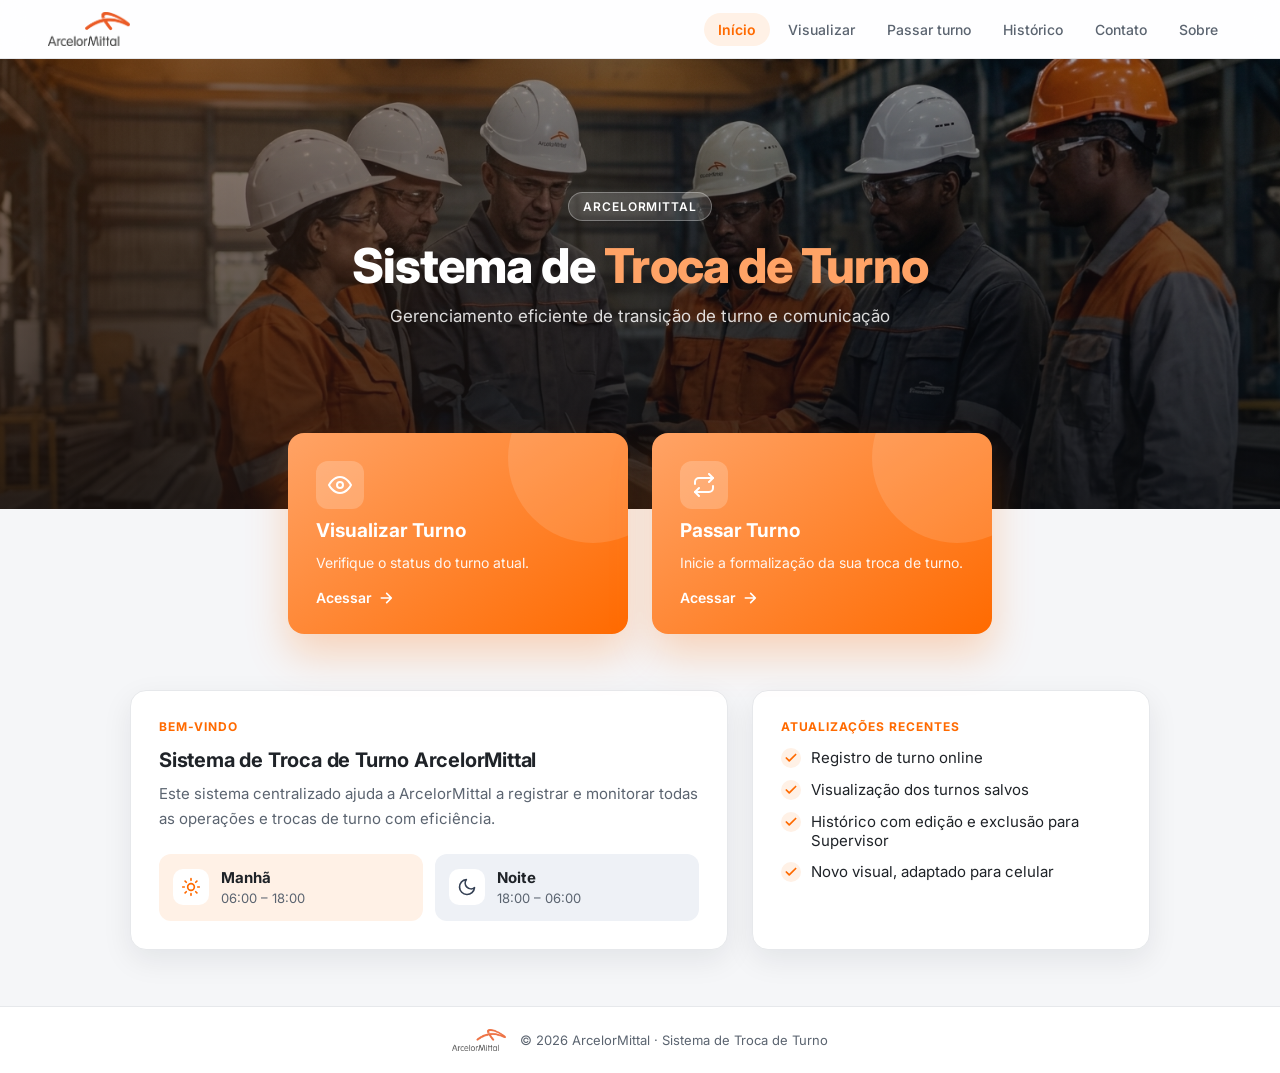
<file: index.html>
<!DOCTYPE html>
<html lang="pt-br">
<head>
  <meta charset="UTF-8">
  <meta name="viewport" content="width=device-width, initial-scale=1.0">
  <title>Sistema de Troca de Turno · ArcelorMittal</title>
  <link rel="icon" href="logo.png">
  <link rel="preconnect" href="https://fonts.googleapis.com">
  <link rel="preconnect" href="https://fonts.gstatic.com" crossorigin>
  <link href="https://fonts.googleapis.com/css2?family=Inter:wght@400;500;600;700;800&display=swap" rel="stylesheet">
  <link rel="stylesheet" href="style.css">
</head>
<body>

<header class="topo">
  <a href="index.html" class="topo-logo"><img src="logo.png" alt="ArcelorMittal"></a>
  <nav class="topo-nav">
    <a href="index.html" class="ativo">Início</a>
    <a href="visualizar.html">Visualizar</a>
    <a href="passar.html">Passar turno</a>
    <button type="button" onclick="abrirLoginHistorico()">Histórico</button>
    <button type="button" onclick="abrirModal('modalContato')">Contato</button>
    <button type="button" onclick="abrirModal('modalSobre')">Sobre</button>
  </nav>
</header>

<main>
  <section class="hero">
    <div class="hero-content">
      <span class="selo">ArcelorMittal</span>
      <h1>Sistema de <span>Troca de Turno</span></h1>
      <p>Gerenciamento eficiente de transição de turno e comunicação</p>
    </div>
  </section>

  <div class="acoes-inicio">
    <a class="card-acao" href="visualizar.html">
      <div class="card-icone">
        <svg viewBox="0 0 24 24" fill="none" stroke="currentColor" stroke-width="2" stroke-linecap="round" stroke-linejoin="round"><path d="M1 12s4-8 11-8 11 8 11 8-4 8-11 8-11-8-11-8z"/><circle cx="12" cy="12" r="3"/></svg>
      </div>
      <h3>Visualizar Turno</h3>
      <p>Verifique o status do turno atual.</p>
      <span class="seta">Acessar
        <svg viewBox="0 0 24 24" fill="none" stroke="currentColor" stroke-width="2.5" stroke-linecap="round" stroke-linejoin="round"><path d="M5 12h14M13 5l7 7-7 7"/></svg>
      </span>
    </a>

    <a class="card-acao" href="passar.html">
      <div class="card-icone">
        <svg viewBox="0 0 24 24" fill="none" stroke="currentColor" stroke-width="2" stroke-linecap="round" stroke-linejoin="round"><path d="M17 1l4 4-4 4"/><path d="M3 11V9a4 4 0 0 1 4-4h14"/><path d="M7 23l-4-4 4-4"/><path d="M21 13v2a4 4 0 0 1-4 4H3"/></svg>
      </div>
      <h3>Passar Turno</h3>
      <p>Inicie a formalização da sua troca de turno.</p>
      <span class="seta">Acessar
        <svg viewBox="0 0 24 24" fill="none" stroke="currentColor" stroke-width="2.5" stroke-linecap="round" stroke-linejoin="round"><path d="M5 12h14M13 5l7 7-7 7"/></svg>
      </span>
    </a>
  </div>

  <div class="conteudo-inicio">
    <section class="painel">
      <div class="sobretitulo">Bem-vindo</div>
      <h2>Sistema de Troca de Turno ArcelorMittal</h2>
      <p>Este sistema centralizado ajuda a ArcelorMittal a registrar e monitorar todas as operações e trocas de turno com eficiência.</p>

      <div class="horarios">
        <div class="horario">
          <svg viewBox="0 0 24 24" fill="none" stroke="currentColor" stroke-width="2" stroke-linecap="round"><circle cx="12" cy="12" r="4"/><path d="M12 2v2M12 20v2M4.93 4.93l1.41 1.41M17.66 17.66l1.41 1.41M2 12h2M20 12h2M4.93 19.07l1.41-1.41M17.66 6.34l1.41-1.41"/></svg>
          <div><strong>Manhã</strong><span>06:00 – 18:00</span></div>
        </div>
        <div class="horario noite">
          <svg viewBox="0 0 24 24" fill="none" stroke="currentColor" stroke-width="2" stroke-linecap="round" stroke-linejoin="round"><path d="M21 12.79A9 9 0 1 1 11.21 3 7 7 0 0 0 21 12.79z"/></svg>
          <div><strong>Noite</strong><span>18:00 – 06:00</span></div>
        </div>
      </div>
    </section>

    <section class="painel">
      <div class="sobretitulo">Atualizações recentes</div>
      <ul class="lista-check">
        <li><svg viewBox="0 0 24 24" fill="none" stroke="currentColor" stroke-width="3" stroke-linecap="round" stroke-linejoin="round"><path d="M20 6L9 17l-5-5"/></svg>Registro de turno online</li>
        <li><svg viewBox="0 0 24 24" fill="none" stroke="currentColor" stroke-width="3" stroke-linecap="round" stroke-linejoin="round"><path d="M20 6L9 17l-5-5"/></svg>Visualização dos turnos salvos</li>
        <li><svg viewBox="0 0 24 24" fill="none" stroke="currentColor" stroke-width="3" stroke-linecap="round" stroke-linejoin="round"><path d="M20 6L9 17l-5-5"/></svg>Histórico com edição e exclusão para Supervisor</li>
        <li><svg viewBox="0 0 24 24" fill="none" stroke="currentColor" stroke-width="3" stroke-linecap="round" stroke-linejoin="round"><path d="M20 6L9 17l-5-5"/></svg>Novo visual, adaptado para celular</li>
      </ul>
    </section>
  </div>
</main>

<footer class="rodape">
  <img src="logo.png" alt="ArcelorMittal">
  <span>© <span data-ano>2026</span> ArcelorMittal · Sistema de Troca de Turno</span>
</footer>

<script src="ui.js"></script>
</body>
</html>
</file>
<file: style.css>
/* =========================================================
   Sistema de Troca de Turno — estilo compartilhado
   ========================================================= */

:root {
  --laranja: #ff6a00;
  --laranja-claro: #ffa366;
  --laranja-escuro: #d95f0e;
  --laranja-suave: #fff1e6;
  --texto: #1f2328;
  --texto-suave: #5b6470;
  --fundo: #f5f6f8;
  --branco: #ffffff;
  --borda: #e6e8eb;
  --verde: #12b76a;
  --verde-suave: #ecfdf3;
  --vermelho: #d92d20;
  --vermelho-suave: #fef3f2;
  --noite: #344054;
  --noite-suave: #eef1f6;
  --raio: 16px;
  --sombra: 0 10px 30px rgba(16, 24, 40, 0.08);
  --sombra-laranja: 0 20px 40px rgba(255, 106, 0, 0.25);
  --gradiente: linear-gradient(145deg, var(--laranja-claro), var(--laranja));
}

* { margin: 0; padding: 0; box-sizing: border-box; }

html { scroll-behavior: smooth; }

body {
  font-family: 'Inter', Arial, sans-serif;
  background: var(--fundo);
  color: var(--texto);
  display: flex;
  flex-direction: column;
  min-height: 100vh;
  -webkit-font-smoothing: antialiased;
}

body.sem-scroll { overflow: hidden; }
main { flex: 1; }
button, input, select, textarea { font: inherit; }
.centro { text-align: center; }

/* ---------- Header ---------- */
.topo {
  position: sticky;
  top: 0;
  z-index: 100;
  display: flex;
  justify-content: space-between;
  align-items: center;
  gap: 12px;
  padding: 12px clamp(16px, 4vw, 48px);
  background: rgba(255, 255, 255, 0.88);
  backdrop-filter: blur(12px);
  -webkit-backdrop-filter: blur(12px);
  border-bottom: 1px solid var(--borda);
}

.topo-logo img { height: 34px; display: block; }

.topo-nav { display: flex; gap: 4px; }

.topo-nav a,
.topo-nav button {
  font-size: 14px;
  font-weight: 500;
  color: var(--texto-suave);
  background: none;
  border: none;
  text-decoration: none;
  padding: 8px 14px;
  border-radius: 999px;
  cursor: pointer;
  white-space: nowrap;
  transition: background 0.2s, color 0.2s;
}

.topo-nav a:hover,
.topo-nav button:hover,
.topo-nav a:focus-visible,
.topo-nav button:focus-visible {
  background: var(--laranja-suave);
  color: var(--laranja);
  outline: none;
}

.topo-nav .ativo { color: var(--laranja); font-weight: 600; background: var(--laranja-suave); }

/* ---------- Hero (início) ---------- */
.hero {
  position: relative;
  background: url('fabrica.png') center 28% / cover no-repeat;
  min-height: 50vh;
  display: flex;
  align-items: center;
  justify-content: center;
  text-align: center;
  color: #fff;
  padding: 70px 20px 120px;
}

.hero::after,
.page-hero::after {
  content: '';
  position: absolute;
  inset: 0;
  background:
    linear-gradient(180deg, rgba(10, 12, 16, 0.35) 0%, rgba(10, 12, 16, 0.78) 100%),
    linear-gradient(90deg, rgba(255, 106, 0, 0.28), transparent 60%);
}

.hero-content,
.page-hero-content {
  position: relative;
  z-index: 1;
  max-width: 780px;
  animation: subir 0.7s ease both;
}

.selo {
  display: inline-block;
  font-size: 12px;
  font-weight: 600;
  letter-spacing: 0.08em;
  text-transform: uppercase;
  padding: 6px 14px;
  border-radius: 999px;
  background: rgba(255, 255, 255, 0.15);
  border: 1px solid rgba(255, 255, 255, 0.3);
  backdrop-filter: blur(6px);
  margin-bottom: 18px;
}

.hero h1 {
  font-size: clamp(28px, 5vw, 48px);
  font-weight: 800;
  line-height: 1.12;
  letter-spacing: -0.02em;
  margin-bottom: 14px;
}

.hero h1 span,
.page-hero h1 span { color: var(--laranja-claro); }

.hero p { font-size: clamp(14px, 1.8vw, 17px); color: rgba(255, 255, 255, 0.85); }

/* ---------- Banner das páginas internas ---------- */
.page-hero {
  position: relative;
  background: url('fabrica.png') center 30% / cover no-repeat;
  color: #fff;
  text-align: center;
  padding: 52px 20px 116px;
  display: flex;
  justify-content: center;
}

.migalha {
  display: inline-flex;
  gap: 8px;
  font-size: 13px;
  color: rgba(255, 255, 255, 0.75);
  margin-bottom: 12px;
}

.migalha a { color: rgba(255, 255, 255, 0.9); text-decoration: none; }
.migalha a:hover { color: #fff; text-decoration: underline; }

.page-hero h1 {
  font-size: clamp(24px, 4vw, 38px);
  font-weight: 800;
  letter-spacing: -0.02em;
  margin-bottom: 8px;
}

.page-hero p { color: rgba(255, 255, 255, 0.85); font-size: 15px; }

.page-body {
  position: relative;
  z-index: 2;
  width: 100%;
  max-width: 1160px;
  margin: -76px auto 0;
  padding: 0 20px 56px;
  display: flex;
  flex-direction: column;
  gap: 24px;
}

.page-body.estreito { max-width: 860px; }

/* ---------- Cards de ação (início) ---------- */
.acoes-inicio {
  position: relative;
  z-index: 2;
  display: grid;
  grid-template-columns: repeat(auto-fit, minmax(260px, 340px));
  justify-content: center;
  gap: 24px;
  margin-top: -76px;
  padding: 0 20px;
}

.card-acao {
  position: relative;
  overflow: hidden;
  display: flex;
  flex-direction: column;
  gap: 10px;
  text-decoration: none;
  color: #fff;
  background: var(--gradiente);
  padding: 28px;
  border-radius: var(--raio);
  box-shadow: var(--sombra-laranja);
  transition: transform 0.25s ease, box-shadow 0.25s ease;
  animation: subir 0.7s ease both 0.15s;
}

.card-acao + .card-acao { animation-delay: 0.25s; }

.card-acao::before {
  content: '';
  position: absolute;
  width: 170px;
  height: 170px;
  border-radius: 50%;
  background: rgba(255, 255, 255, 0.12);
  top: -60px;
  right: -50px;
  transition: transform 0.4s ease;
}

.card-acao:hover,
.card-acao:focus-visible {
  transform: translateY(-6px);
  box-shadow: 0 26px 50px rgba(255, 106, 0, 0.35);
  outline: none;
}

.card-acao:hover::before { transform: scale(1.3); }

.card-icone {
  width: 48px;
  height: 48px;
  border-radius: 12px;
  background: rgba(255, 255, 255, 0.2);
  display: grid;
  place-items: center;
}

.card-icone svg { width: 24px; height: 24px; }
.card-acao h3 { font-size: 19px; font-weight: 700; }
.card-acao p { font-size: 14px; line-height: 1.5; color: rgba(255, 255, 255, 0.92); }

.seta {
  margin-top: 6px;
  font-size: 14px;
  font-weight: 600;
  display: flex;
  align-items: center;
  gap: 6px;
}

.seta svg { width: 16px; height: 16px; transition: transform 0.25s; }
.card-acao:hover .seta svg { transform: translateX(4px); }

/* ---------- Painéis ---------- */
.painel {
  background: var(--branco);
  border: 1px solid var(--borda);
  border-radius: var(--raio);
  padding: 28px;
  box-shadow: var(--sombra);
}

.painel h2 {
  font-size: 20px;
  font-weight: 700;
  letter-spacing: -0.01em;
  margin-bottom: 10px;
}

.painel > p { color: var(--texto-suave); line-height: 1.65; font-size: 15px; }

.sobretitulo {
  font-size: 12px;
  font-weight: 700;
  text-transform: uppercase;
  letter-spacing: 0.08em;
  color: var(--laranja);
  margin-bottom: 14px;
}

.conteudo-inicio {
  width: 100%;
  max-width: 1060px;
  margin: 0 auto;
  padding: 56px 20px;
  display: grid;
  grid-template-columns: 1.5fr 1fr;
  gap: 24px;
}

.horarios {
  display: grid;
  grid-template-columns: 1fr 1fr;
  gap: 12px;
  margin-top: 22px;
}

.horario {
  display: flex;
  align-items: center;
  gap: 12px;
  padding: 14px;
  border-radius: 12px;
  background: var(--laranja-suave);
}

.horario.noite { background: var(--noite-suave); }

.horario svg {
  width: 36px;
  height: 36px;
  padding: 8px;
  border-radius: 10px;
  background: #fff;
  color: var(--laranja);
  flex-shrink: 0;
}

.horario.noite svg { color: var(--noite); }
.horario strong { display: block; font-size: 15px; }
.horario span { font-size: 13px; color: var(--texto-suave); }

.lista-check { list-style: none; display: flex; flex-direction: column; gap: 12px; }

.lista-check li { display: flex; gap: 10px; align-items: flex-start; font-size: 15px; }

.lista-check svg {
  flex-shrink: 0;
  width: 20px;
  height: 20px;
  padding: 3px;
  border-radius: 50%;
  color: var(--laranja);
  background: var(--laranja-suave);
}

/* ---------- Botões ---------- */
.btn {
  display: inline-flex;
  align-items: center;
  justify-content: center;
  gap: 8px;
  border: none;
  padding: 12px 20px;
  border-radius: 10px;
  cursor: pointer;
  font-weight: 600;
  font-size: 15px;
  text-decoration: none;
  color: #fff;
  background: var(--gradiente);
  box-shadow: 0 6px 14px rgba(255, 106, 0, 0.22);
  transition: filter 0.2s, transform 0.1s, box-shadow 0.2s;
}

.btn:hover { filter: brightness(1.05); box-shadow: 0 10px 20px rgba(255, 106, 0, 0.3); }
.btn:active { transform: scale(0.98); }
.btn:focus-visible { outline: 3px solid rgba(255, 106, 0, 0.35); outline-offset: 2px; }

.btn svg { width: 18px; height: 18px; }

.btn-sec {
  background: #eef0f2;
  color: var(--texto);
  box-shadow: none;
}

.btn-sec:hover { background: #e4e7ea; box-shadow: none; }

.btn-grande { width: 100%; padding: 16px; font-size: 16px; }

.btn.carregando { pointer-events: none; opacity: 0.85; }

.btn.carregando::before,
.spinner {
  content: '';
  display: inline-block;
  width: 16px;
  height: 16px;
  border: 2px solid rgba(255, 255, 255, 0.5);
  border-top-color: #fff;
  border-radius: 50%;
  animation: girar 0.7s linear infinite;
}

.spinner {
  border-color: var(--laranja-suave);
  border-top-color: var(--laranja);
  vertical-align: middle;
  margin-right: 8px;
}

.btn-sm {
  border: 1px solid var(--borda);
  background: #fff;
  color: var(--texto);
  padding: 7px 12px;
  border-radius: 8px;
  cursor: pointer;
  font-size: 13px;
  font-weight: 600;
  transition: background 0.2s, border-color 0.2s, color 0.2s;
}

.btn-sm:hover { border-color: var(--laranja-claro); color: var(--laranja-escuro); background: var(--laranja-suave); }
.btn-sm.laranja { background: var(--laranja-suave); border-color: #ffd2b3; color: var(--laranja-escuro); }
.btn-sm.vermelho { background: var(--vermelho-suave); border-color: #fecdca; color: var(--vermelho); }
.btn-sm.vermelho:hover { background: #fee4e2; }

.btn-x {
  width: 36px;
  height: 36px;
  border: none;
  border-radius: 50%;
  background: #f2f4f7;
  color: var(--texto-suave);
  cursor: pointer;
  display: grid;
  place-items: center;
  flex-shrink: 0;
  transition: background 0.2s;
}

.btn-x:hover { background: #e4e7ea; color: var(--texto); }
.btn-x svg { width: 18px; height: 18px; }

.link-op {
  background: none;
  border: none;
  color: var(--laranja-escuro);
  font-weight: 700;
  cursor: pointer;
  text-decoration: underline;
  text-decoration-color: rgba(217, 95, 14, 0.35);
  text-underline-offset: 3px;
}

.link-op:hover { text-decoration-color: currentColor; }

/* ---------- Formulários ---------- */
.grade { display: grid; grid-template-columns: 1fr 1fr; gap: 16px; }
.grade-4 { display: grid; grid-template-columns: 1.4fr 1fr 1fr 1fr auto; gap: 14px; align-items: end; }
.inteiro { grid-column: 1 / -1; }
.grade-busca { display: grid; grid-template-columns: 1fr auto auto; gap: 12px; align-items: end; }

.campo { display: flex; flex-direction: column; gap: 6px; }

.rotulo { font-size: 14px; font-weight: 600; color: var(--texto); }
.rotulo small { font-weight: 400; color: var(--texto-suave); }

.campo input,
.campo select,
.campo textarea,
.modal-box input {
  width: 100%;
  font-size: 15px;
  padding: 12px 14px;
  border-radius: 10px;
  border: 1.5px solid var(--borda);
  background: #fafbfc;
  color: var(--texto);
  outline: none;
  transition: border-color 0.2s, box-shadow 0.2s, background 0.2s;
}

.campo input:focus,
.campo select:focus,
.campo textarea:focus,
.modal-box input:focus {
  border-color: var(--laranja);
  background: #fff;
  box-shadow: 0 0 0 4px rgba(255, 106, 0, 0.15);
}

.campo textarea { resize: vertical; min-height: 120px; line-height: 1.5; }

.contador { font-size: 12px; color: var(--texto-suave); text-align: right; }

.busca { position: relative; }
.busca svg {
  position: absolute;
  left: 14px;
  top: 50%;
  transform: translateY(-50%);
  width: 18px;
  height: 18px;
  color: var(--texto-suave);
  pointer-events: none;
}
.busca input { padding-left: 42px !important; }

/* Seletor em pílulas (turno / letra) */
.segmentado { display: flex; gap: 8px; flex-wrap: wrap; }

.segmentado input { position: absolute; opacity: 0; width: 1px; height: 1px; }

.segmentado label {
  flex: 1;
  min-width: 64px;
  display: flex;
  align-items: center;
  justify-content: center;
  gap: 8px;
  padding: 11px 14px;
  border: 1.5px solid var(--borda);
  border-radius: 10px;
  background: #fafbfc;
  color: var(--texto-suave);
  font-size: 14px;
  font-weight: 600;
  cursor: pointer;
  transition: all 0.2s;
}

.segmentado label small { font-weight: 400; font-size: 12px; }
.segmentado label svg { width: 18px; height: 18px; }
.segmentado label:hover { border-color: var(--laranja-claro); }

.segmentado input:checked + label {
  border-color: var(--laranja);
  background: var(--laranja-suave);
  color: var(--laranja-escuro);
}

.segmentado input:focus-visible + label { box-shadow: 0 0 0 4px rgba(255, 106, 0, 0.15); }

/* Seções numeradas do formulário */
.secao + .secao { margin-top: 28px; padding-top: 28px; border-top: 1px solid var(--borda); }

.secao-titulo {
  display: flex;
  align-items: center;
  gap: 12px;
  margin-bottom: 18px;
  font-size: 16px;
  font-weight: 700;
}

.secao-titulo span {
  width: 28px;
  height: 28px;
  border-radius: 50%;
  display: grid;
  place-items: center;
  font-size: 13px;
  color: #fff;
  background: var(--gradiente);
}

/* Upload de foto */
.dropzone {
  border: 2px dashed #f5c3a0;
  border-radius: var(--raio);
  background: var(--laranja-suave);
  padding: 30px 20px;
  text-align: center;
  cursor: pointer;
  transition: background 0.2s, border-color 0.2s;
}

.dropzone:hover,
.dropzone:focus-visible,
.dropzone.arrastando { border-color: var(--laranja); background: #ffe6d3; outline: none; }

.dropzone svg {
  width: 44px;
  height: 44px;
  padding: 10px;
  border-radius: 12px;
  background: #fff;
  color: var(--laranja);
  margin-bottom: 10px;
}

.dropzone strong { display: block; font-size: 15px; margin-bottom: 4px; }
.dropzone span { font-size: 13px; color: var(--texto-suave); }

.preview {
  display: none;
  align-items: center;
  gap: 16px;
  padding: 12px;
  border: 1px solid var(--borda);
  border-radius: var(--raio);
  background: #fafbfc;
}

.preview.visivel { display: flex; }

.preview img {
  width: 120px;
  height: 90px;
  object-fit: cover;
  border-radius: 10px;
}

.preview-info { flex: 1; min-width: 0; }
.preview-info strong { display: block; font-size: 14px; overflow: hidden; text-overflow: ellipsis; white-space: nowrap; }
.preview-info span { font-size: 13px; color: var(--texto-suave); }

.form-rodape { display: flex; gap: 12px; margin-top: 28px; }
.form-rodape .btn-grande { flex: 1; }
.form-rodape .btn-sec { flex: 0 0 auto; padding: 16px 22px; }

/* ---------- Barra de status (histórico) ---------- */
.status {
  display: flex;
  justify-content: space-between;
  align-items: center;
  gap: 16px;
  flex-wrap: wrap;
  padding: 20px 24px;
}

.status-info { display: flex; align-items: center; gap: 14px; }

.status-icone {
  width: 44px;
  height: 44px;
  border-radius: 12px;
  display: grid;
  place-items: center;
  background: var(--noite-suave);
  color: var(--noite);
  flex-shrink: 0;
}

.status-icone svg { width: 22px; height: 22px; }

.status.logado .status-icone { background: var(--verde-suave); color: var(--verde); }

.status-info strong { display: block; font-size: 15px; }
.status-info span { font-size: 13px; color: var(--texto-suave); }

/* ---------- Tabelas ---------- */
.tabela-card {
  background: #fff;
  border: 1px solid var(--borda);
  border-radius: var(--raio);
  box-shadow: var(--sombra);
  overflow: hidden;
}

.tabela-topo {
  display: flex;
  justify-content: space-between;
  align-items: center;
  gap: 12px;
  flex-wrap: wrap;
  padding: 18px 24px;
  border-bottom: 1px solid var(--borda);
}

.tabela-topo h2 { font-size: 17px; font-weight: 700; }

.contagem {
  font-size: 13px;
  font-weight: 600;
  color: var(--laranja-escuro);
  background: var(--laranja-suave);
  padding: 4px 12px;
  border-radius: 999px;
}

.tabela-scroll { overflow-x: auto; }

table { width: 100%; border-collapse: collapse; font-size: 14px; }

th {
  background: #fafbfc;
  text-align: left;
  font-size: 12px;
  font-weight: 600;
  text-transform: uppercase;
  letter-spacing: 0.05em;
  color: var(--texto-suave);
  padding: 12px 16px;
  border-bottom: 1px solid var(--borda);
  white-space: nowrap;
}

td { padding: 14px 16px; border-bottom: 1px solid var(--borda); vertical-align: middle; }

tbody tr { transition: background 0.15s; }
tbody tr:hover { background: #fffaf5; }
tbody tr:last-child td { border-bottom: none; }

.td-vazio { text-align: center; color: var(--texto-suave); padding: 44px 16px !important; }
.td-forte { font-weight: 600; }
.td-suave { color: var(--texto-suave); font-size: 13px; white-space: nowrap; }

.acoes { display: flex; gap: 6px; flex-wrap: wrap; }

/* Chip de turno */
.chip {
  display: inline-flex;
  align-items: center;
  gap: 8px;
  padding: 4px 12px 4px 4px;
  border-radius: 999px;
  font-size: 13px;
  font-weight: 600;
  white-space: nowrap;
  background: var(--laranja-suave);
  color: var(--laranja-escuro);
}

.chip-letra {
  width: 22px;
  height: 22px;
  border-radius: 50%;
  display: grid;
  place-items: center;
  font-size: 12px;
  color: #fff;
  background: var(--laranja);
}

.chip.noite { background: var(--noite-suave); color: var(--noite); }
.chip.noite .chip-letra { background: var(--noite); }

/* ---------- Modais ---------- */
.modal-fundo {
  position: fixed;
  inset: 0;
  z-index: 999;
  display: flex;
  align-items: center;
  justify-content: center;
  padding: 20px;
  background: rgba(10, 12, 16, 0.55);
  backdrop-filter: blur(4px);
  -webkit-backdrop-filter: blur(4px);
  visibility: hidden;
  opacity: 0;
  transition: opacity 0.25s, visibility 0.25s;
}

.modal-fundo.aberto { visibility: visible; opacity: 1; }

.modal-box {
  width: 440px;
  max-width: 100%;
  max-height: 90vh;
  overflow-y: auto;
  background: #fff;
  border-radius: 20px;
  padding: 28px;
  box-shadow: 0 30px 60px rgba(0, 0, 0, 0.25);
  transform: translateY(16px) scale(0.98);
  transition: transform 0.25s ease;
}

.modal-box.largo { width: 880px; }
.modal-fundo.aberto .modal-box { transform: none; }

.modal-cabecalho {
  display: flex;
  justify-content: space-between;
  align-items: center;
  gap: 12px;
  margin-bottom: 20px;
}

.modal-cabecalho h3 { font-size: 20px; font-weight: 700; color: var(--texto); }
.modal-cabecalho h3 span { color: var(--laranja); }

.modal-logo { display: block; height: 52px; margin: 4px auto 18px; }

.modal-titulo { text-align: center; font-size: 20px; font-weight: 700; margin-bottom: 4px; }
.modal-texto { text-align: center; color: var(--texto-suave); font-size: 15px; line-height: 1.6; margin-bottom: 18px; }

.modal-box .campo { margin-bottom: 14px; }

.modal-acoes { display: flex; gap: 10px; margin-top: 18px; }
.modal-acoes .btn { flex: 1; }

.erro-login {
  display: none;
  color: var(--vermelho);
  background: var(--vermelho-suave);
  border-radius: 8px;
  padding: 10px;
  font-size: 14px;
  text-align: center;
}

.erro-login.visivel { display: block; animation: tremer 0.35s; }

.contato-item {
  display: flex;
  align-items: center;
  gap: 12px;
  padding: 14px;
  border: 1px solid var(--borda);
  border-radius: 12px;
  margin-bottom: 10px;
  color: var(--texto);
  text-decoration: none;
  font-size: 14px;
  word-break: break-all;
  transition: border-color 0.2s, background 0.2s;
}

.contato-item:hover { border-color: var(--laranja-claro); background: var(--laranja-suave); }
.contato-item svg { width: 20px; height: 20px; color: var(--laranja); flex-shrink: 0; }

/* Detalhes de um registro */
.detalhe + .detalhe { margin-top: 20px; padding-top: 20px; border-top: 1px dashed var(--borda); }

.detalhe-topo {
  display: flex;
  justify-content: space-between;
  align-items: center;
  gap: 12px;
  flex-wrap: wrap;
  margin-bottom: 16px;
}

.detalhe-nome { font-size: 18px; font-weight: 700; }
.detalhe-sub { font-size: 13px; color: var(--texto-suave); }

.detalhe-grid {
  display: grid;
  grid-template-columns: repeat(auto-fit, minmax(170px, 1fr));
  gap: 10px;
  margin-bottom: 12px;
}

.detalhe-item,
.detalhe-bloco {
  background: #fafbfc;
  border: 1px solid var(--borda);
  border-radius: 12px;
  padding: 12px 14px;
  font-size: 14px;
}

.detalhe-rotulo {
  display: block;
  font-size: 11px;
  font-weight: 700;
  text-transform: uppercase;
  letter-spacing: 0.06em;
  color: var(--laranja-escuro);
  margin-bottom: 4px;
}

.detalhe-bloco { margin-bottom: 12px; }
.detalhe-bloco p { line-height: 1.6; white-space: pre-wrap; word-break: break-word; }

.detalhe-foto img {
  display: block;
  width: 100%;
  max-height: 420px;
  object-fit: contain;
  background: #f2f4f7;
  border-radius: 12px;
  border: 1px solid var(--borda);
}

.sem-foto {
  text-align: center;
  color: var(--texto-suave);
  background: #fafbfc;
  border: 1px dashed var(--borda);
  border-radius: 12px;
  padding: 18px;
  font-size: 14px;
}

/* ---------- Toasts ---------- */
.toasts {
  position: fixed;
  right: 20px;
  bottom: 20px;
  z-index: 1000;
  display: flex;
  flex-direction: column;
  gap: 10px;
  max-width: calc(100% - 40px);
}

.toast {
  background: #1f2328;
  color: #fff;
  padding: 14px 18px;
  border-radius: 12px;
  font-size: 14px;
  box-shadow: 0 12px 30px rgba(0, 0, 0, 0.25);
  border-left: 4px solid var(--verde);
  animation: entrarToast 0.3s ease;
  transition: opacity 0.3s, transform 0.3s;
}

.toast.erro { border-left-color: var(--vermelho); }
.toast.saindo { opacity: 0; transform: translateX(20px); }

/* ---------- Rodapé ---------- */
.rodape {
  display: flex;
  align-items: center;
  justify-content: center;
  gap: 14px;
  flex-wrap: wrap;
  padding: 22px 20px;
  background: #fff;
  border-top: 1px solid var(--borda);
  font-size: 13px;
  color: var(--texto-suave);
}

.rodape img { height: 22px; opacity: 0.85; }

/* ---------- Animações ---------- */
@keyframes subir { from { opacity: 0; transform: translateY(20px); } to { opacity: 1; transform: none; } }
@keyframes tremer { 0%, 100% { transform: translateX(0); } 25% { transform: translateX(-6px); } 75% { transform: translateX(6px); } }
@keyframes girar { to { transform: rotate(360deg); } }
@keyframes entrarToast { from { opacity: 0; transform: translateY(10px); } to { opacity: 1; transform: none; } }

@media (prefers-reduced-motion: reduce) {
  *, *::before, *::after { animation: none !important; transition: none !important; }
}

/* ---------- Responsivo ---------- */
@media (max-width: 900px) {
  .grade-4 { grid-template-columns: 1fr 1fr; }
  .grade-4 .inteiro-mobile { grid-column: 1 / -1; }
}

@media (max-width: 760px) {
  .topo { flex-direction: column; padding: 12px 0 8px; }
  .topo-nav { width: 100%; overflow-x: auto; padding: 0 12px 4px; scrollbar-width: none; }
  .topo-nav::-webkit-scrollbar { display: none; }

  .conteudo-inicio { grid-template-columns: 1fr; padding: 40px 16px; }
  .acoes-inicio { grid-template-columns: 1fr; padding: 0 16px; }
  .page-body { padding: 0 16px 40px; }
  .painel { padding: 22px; }

  .grade, .grade-4 { grid-template-columns: 1fr; }
  .grade-busca { grid-template-columns: 1fr 1fr; }
  .grade-busca .campo { grid-column: 1 / -1; }
  .horarios { grid-template-columns: 1fr; }
  .form-rodape { flex-direction: column-reverse; }
  .form-rodape .btn-sec { padding: 14px; }

  /* Tabela vira lista de cartões no celular */
  .tabela-responsiva thead { display: none; }
  .tabela-responsiva tr { display: block; padding: 14px 18px; border-bottom: 1px solid var(--borda); }
  .tabela-responsiva tbody tr:last-child { border-bottom: none; }
  .tabela-responsiva td {
    display: flex;
    justify-content: space-between;
    align-items: center;
    gap: 12px;
    padding: 6px 0;
    border: none;
    text-align: right;
  }
  .tabela-responsiva td::before {
    content: attr(data-label);
    font-size: 12px;
    font-weight: 600;
    text-transform: uppercase;
    letter-spacing: 0.04em;
    color: var(--texto-suave);
    text-align: left;
  }
  .tabela-responsiva td.td-vazio { display: block; text-align: center; }
  .tabela-responsiva td.td-vazio::before { content: none; }

  .modal-box { padding: 22px; }
  .toasts { left: 20px; right: 20px; }
}
</file>
